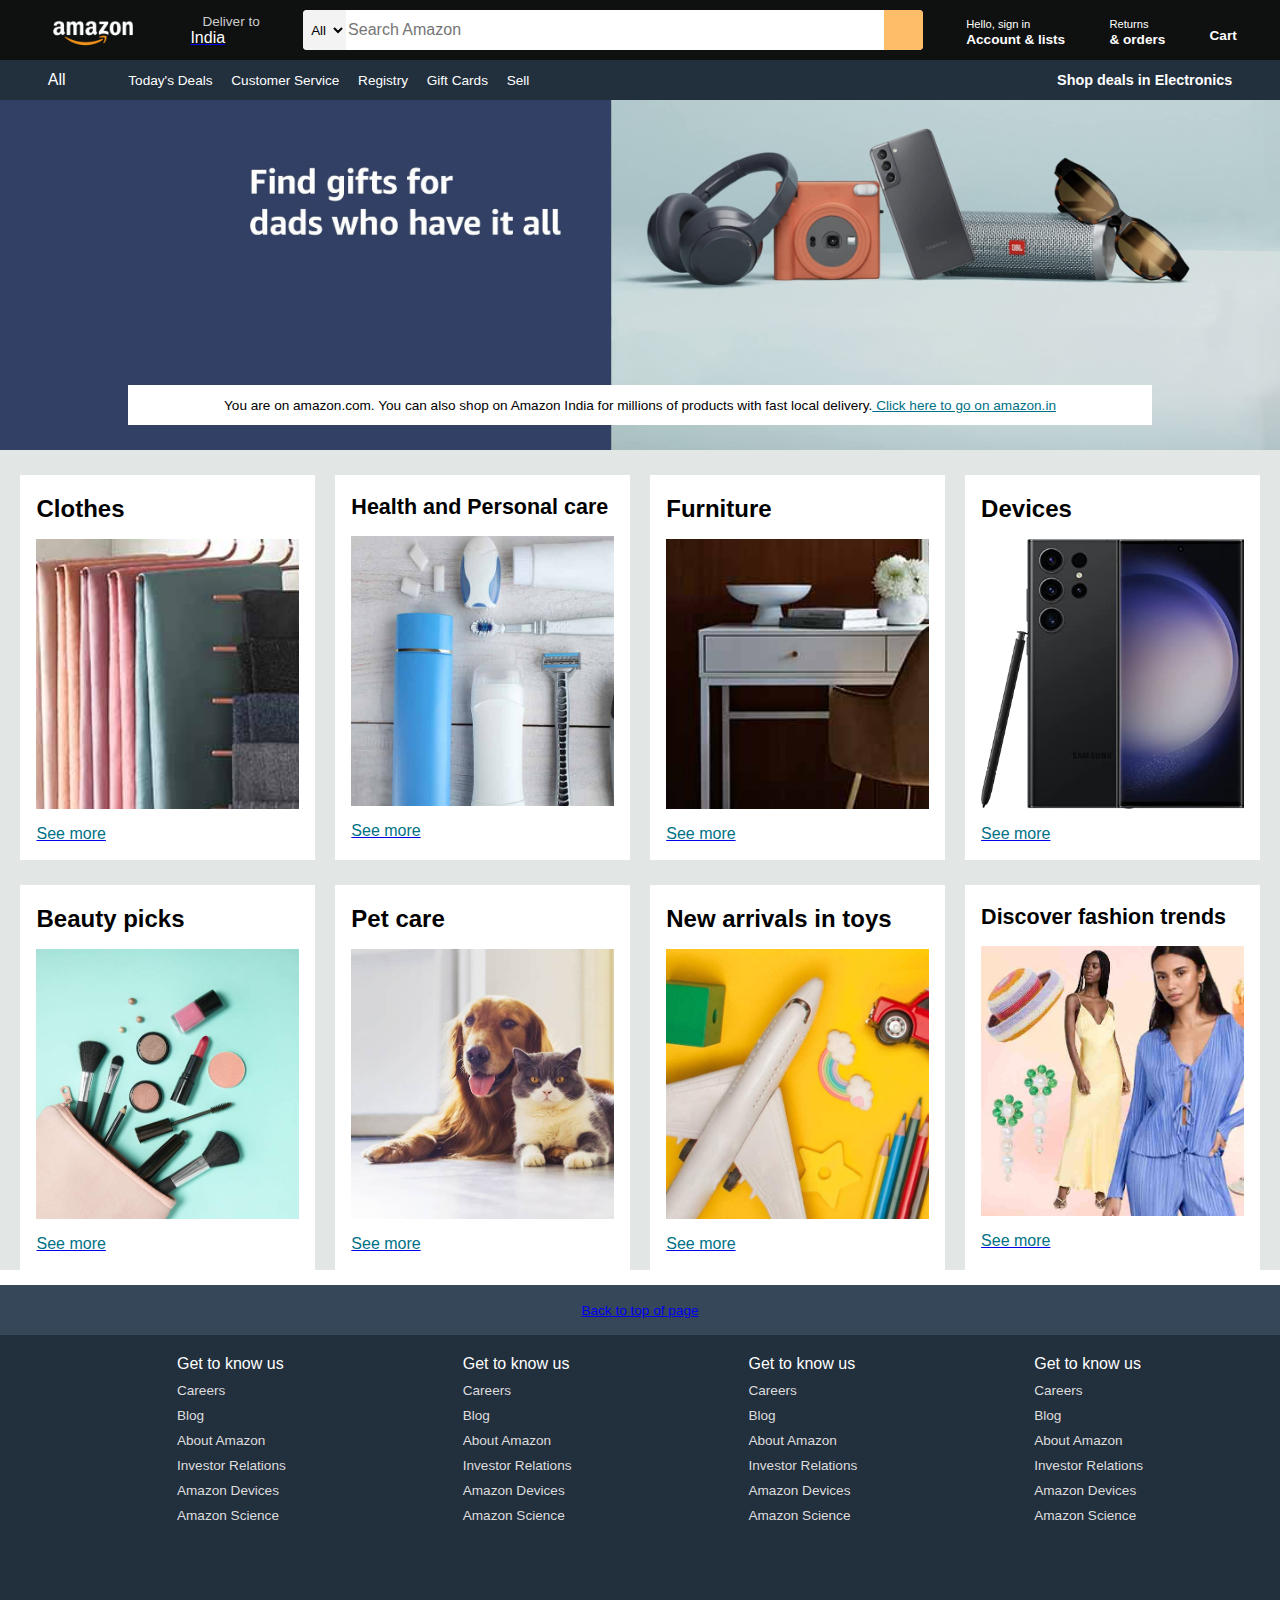
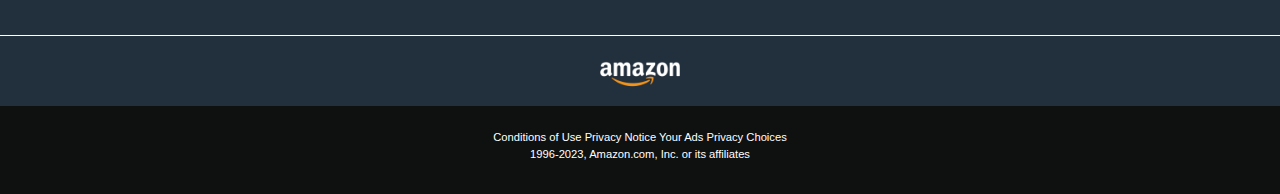
<file: Project/index.html>
<!DOCTYPE html>
<html lang="en" style="scroll-behavior: smooth;">
<head>
    <meta charset="UTF-8">
    <meta name="viewport" content="width=
    , initial-scale=1.0">
    <title>Amazon</title>
    <link rel="stylesheet" href="https://cdnjs.cloudflare.com/ajax/libs/font-awesome/6.4.2/css/all.min.css" integrity="sha512-z3gLpd7yknf1YoNbCzqRKc4qyor8gaKU1qmn+CShxbuBusANI9QpRohGBreCFkKxLhei6S9CQXFEbbKuqLg0DA==" crossorigin="anonymous" referrerpolicy="no-referrer"/>
    <link rel="stylesheet" href="style.css">
</head>
<body>
    <header>
        <div class= "navbar">
            <div class="nav-logo border">
                <div class="logo"></div>
            </div>

            <div class="nav-address border">
                <p class="add-first">Deliver to</p>
                <div class="add-icon">
                    <i class="fa-solid fa-location-dot"></i>
                    <a href="../amazon.html"><p class="add-second">India</p></a>
                </div>
            </div>
            <div class="nav-search">
                <select class="search-select">
                    <option>All</option>
                </select>
                <input placeholder="Search Amazon" class="search-input">
                <div class="search-icon">
                    <i class="fa-solid fa-magnifying-glass"></i>

                </div>

            </div>

            <div class="nav-singin border">
                <p><span>Hello, sign in</span></p>
                <p class="nav-second">Account & lists</p>
            </div>

            <div class="nav-return border">
                <p><span>Returns</span></p>
                <p class="nav-second">& orders</p>
            </div>

            <div class="nav-cart border">
                <i class="fa-solid fa-cart-shopping"></i>
                Cart
            </div>
          </div>
            

            <div class="panel">
                <div class="panel-all">
                    <i class="fa-solid fa-bars"></i>
                    All
                </div>
                <div class="panel-ops">
                    <p>Today's Deals</p>
                    <p>Customer Service</p>
                    <p>Registry</p>
                    <p>Gift Cards</p>
                    <p>Sell</p>
                </div>
                <div class="panel-deals">
                    Shop deals in Electronics
                </div>
            </div>
    </header>

    <div class="hero-section">
        <div class="hero-message">
            <P>You are on amazon.com. You can also shop on Amazon India for millions of products with fast local delivery.<a href="https://www.amazon.in/"> Click here to go on amazon.in </a></P>
           
        </div>
    </div>

    <div class="shop-section">
        <div class="box1 box">
            <div class="box-content">
                <h2>Clothes</h2>
                <div class="box-img" style="background-image: url('box1_image.jpg');"></div>
                <a href="https://www.amazon.in/s?k=clothes&crid=218J118XXRHS2&sprefix=c%2Caps%2C1313&ref=nb_sb_noss_2"><p>See more</p></a>
            </div>
        </div>
        <div class="box2 box">
            <div class="box-content">
                <h2 class="new-font">Health and Personal care</h2>
                <div class="box-img" style="background-image: url('box2_image.jpg');"></div>
                <a href="https://www.amazon.in/s?k=health+and+personal+care&crid=1HM1LKSGC91DN&sprefix=health+and+personal+%2Caps%2C1053&ref=nb_sb_noss_2"><p>See more</p></a>
            </div>
        </div>
        <div class="box3 box">
            <div class="box-content">
                <h2>Furniture</h2>
                <div class="box-img" style="background-image: url('box3_image.jpg');"></div>
                <a href="https://www.amazon.in/s?k=furniture&crid=14WGZOPV05DMW&sprefix=fur%2Caps%2C1013&ref=nb_sb_ss_ts-doa-p_2_3"><p>See more</p></a>
            </div>
        </div>
        <div class="box4 box">
            <div class="box-content">
                <h2>Devices</h2>
                <div class="box-img" style="background-image: url('box4_image.jpg');"></div>
                <a href="https://www.amazon.in/s?k=devices&crid=13JPRERMJD1XX&sprefix=furniture%2Caps%2C1932&ref=nb_sb_noss_1"><p>See more</p></a>
            </div>
        </div>
        <div class="box1 box">
            <div class="box-content">
                <h2>Beauty picks</h2>
                <div class="box-img" style="background-image: url('box5_image.jpg');"></div>
                <a href="https://www.amazon.in/s?k=beauty+picks&crid=EKEINZ6Z504A&sprefix=beau%2Caps%2C1589&ref=nb_sb_noss_2"><p>See more</p></a>
            </div>
        </div>
        <div class="box2 box">
            <div class="box-content">
                <h2>Pet care</h2>
                <div class="box-img" style="background-image: url('box6_image.jpg');"></div>
                <a href="https://www.amazon.in/s?k=pet+care&crid=157ENYLTPJ1M1&sprefix=pet%2Caps%2C1451&ref=nb_sb_noss_1"><p>See more</p></a>
            </div>
        </div>
        <div class="box3 box">
            <div class="box-content">
                <h2>New arrivals in toys</h2>
                <div class="box-img" style="background-image: url('box7_image.jpg');"></div>
                <a href="https://www.amazon.in/s?k=toys&ref=nb_sb_noss"><p>See more</p></a>
            </div>
        </div>
        <div class="box4 box">
            <div class="box-content">
                <h2 class="font2">Discover fashion trends</h2>
                <div class="box-img" style="background-image: url('box8_image.jpg');"></div>
                <a href="https://www.amazon.in/s?k=fashion&crid=24IPDT8M7LEPT&sprefix=fash%2Caps%2C1568&ref=nb_sb_ss_ts-doa-p_1_4"><p>See more</p></a>
            </div>
        </div>
    </div>

    <footer>
        <div class="foot-panel">
            <a href="#top">Back to top of page</a>
        </div>

        <div class="foot-panel2">
            <ul>
                <p>Get to know us</p>
                <a>Careers</a>
                <a>Blog</a>
                <a>About Amazon</a>
                <a>Investor Relations</a>
                <a>Amazon Devices</a>
                <a>Amazon Science</a>
            </ul>

            <ul>
                <p>Get to know us</p>
                <a>Careers</a>
                <a>Blog</a>
                <a>About Amazon</a>
                <a>Investor Relations</a>
                <a>Amazon Devices</a>
                <a>Amazon Science</a>
            </ul>

            <ul>
                <p>Get to know us</p>
                <a>Careers</a>
                <a>Blog</a>
                <a>About Amazon</a>
                <a>Investor Relations</a>
                <a>Amazon Devices</a>
                <a>Amazon Science</a>
            </ul>

            <ul>
                <p>Get to know us</p>
                <a>Careers</a>
                <a>Blog</a>
                <a>About Amazon</a>
                <a>Investor Relations</a>
                <a>Amazon Devices</a>
                <a>Amazon Science</a>
            </ul>
        </div>

        <div class="foot-panel3">
            <div class="logo"> </div>
        </div>

        <div class="foot-panel4">
            <div class="pages">
                <a>Conditions of Use</a>
                <a>Privacy Notice</a>
                <a>Your Ads Privacy Choices</a>
            </div>
            <div class="copyright">
                1996-2023, Amazon.com, Inc. or its affiliates
            </div>
        </div>

    </footer>
    
</body>
</html>
</file>
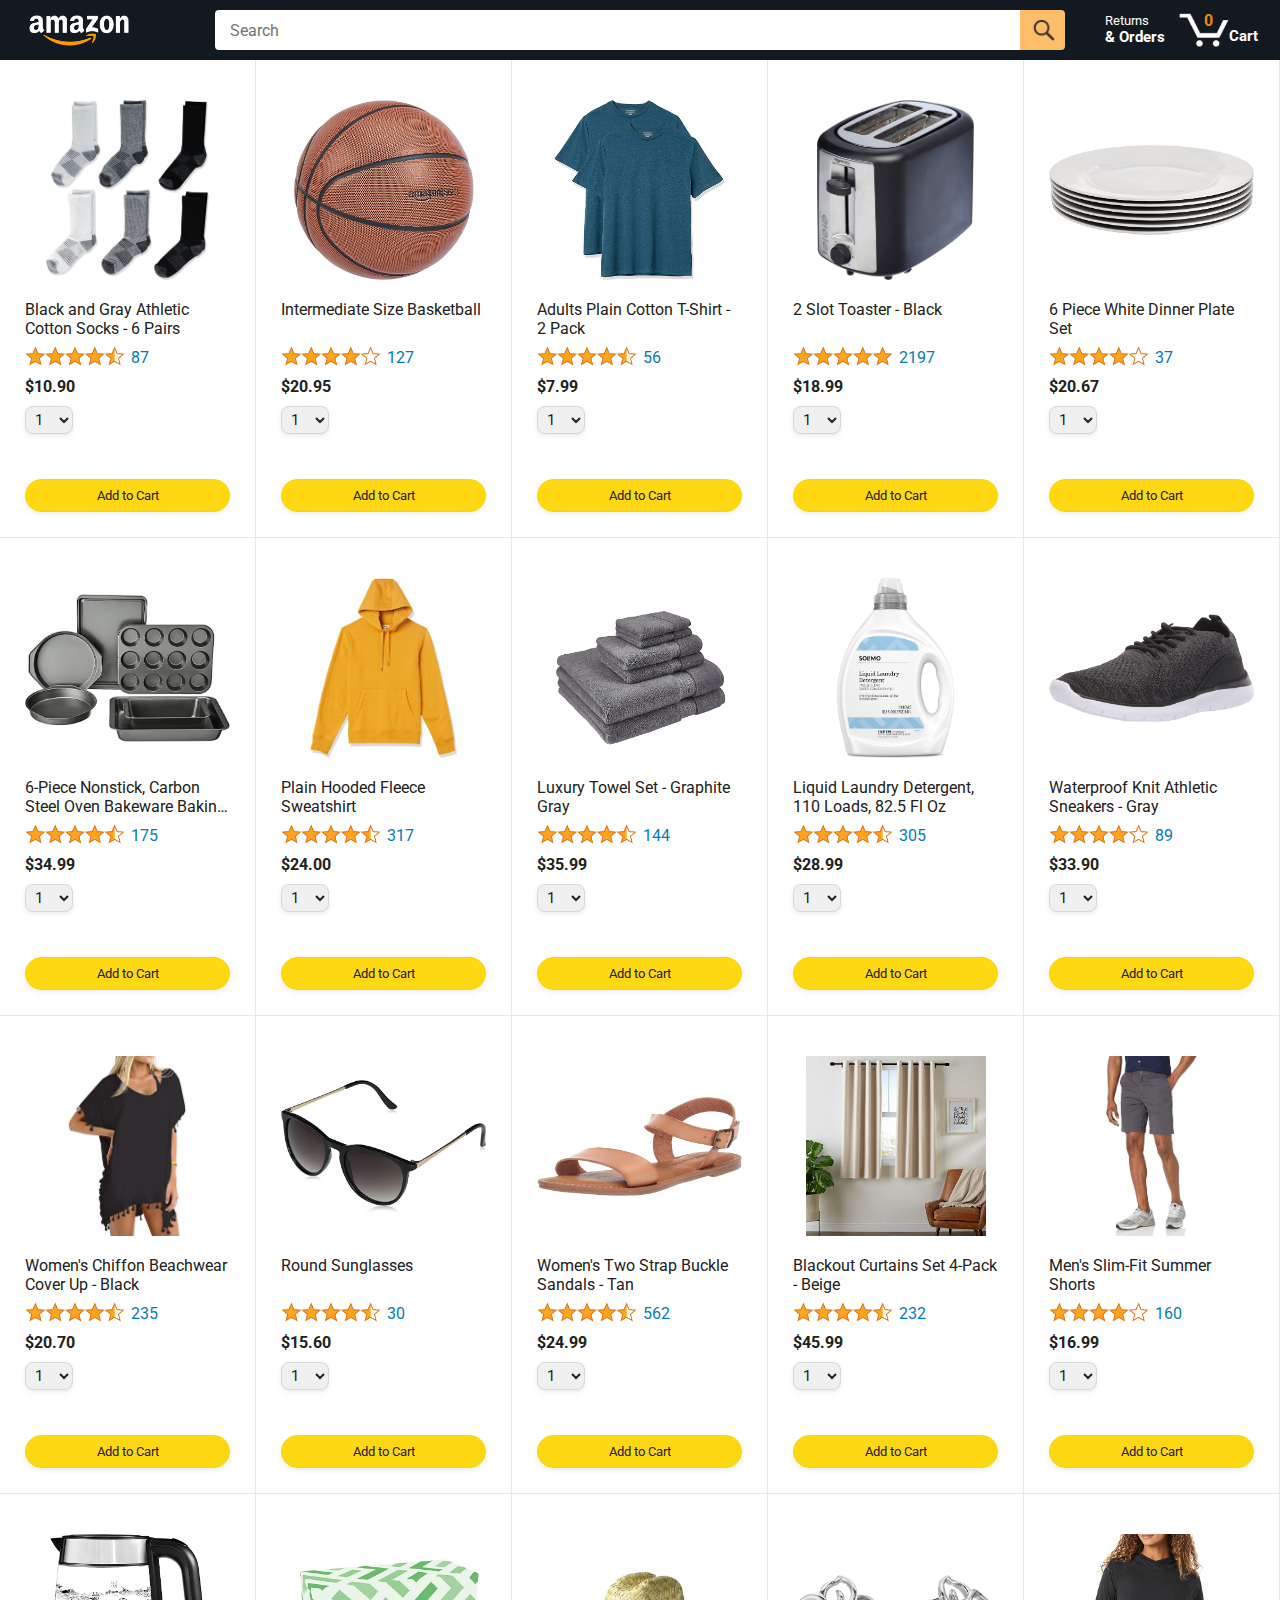
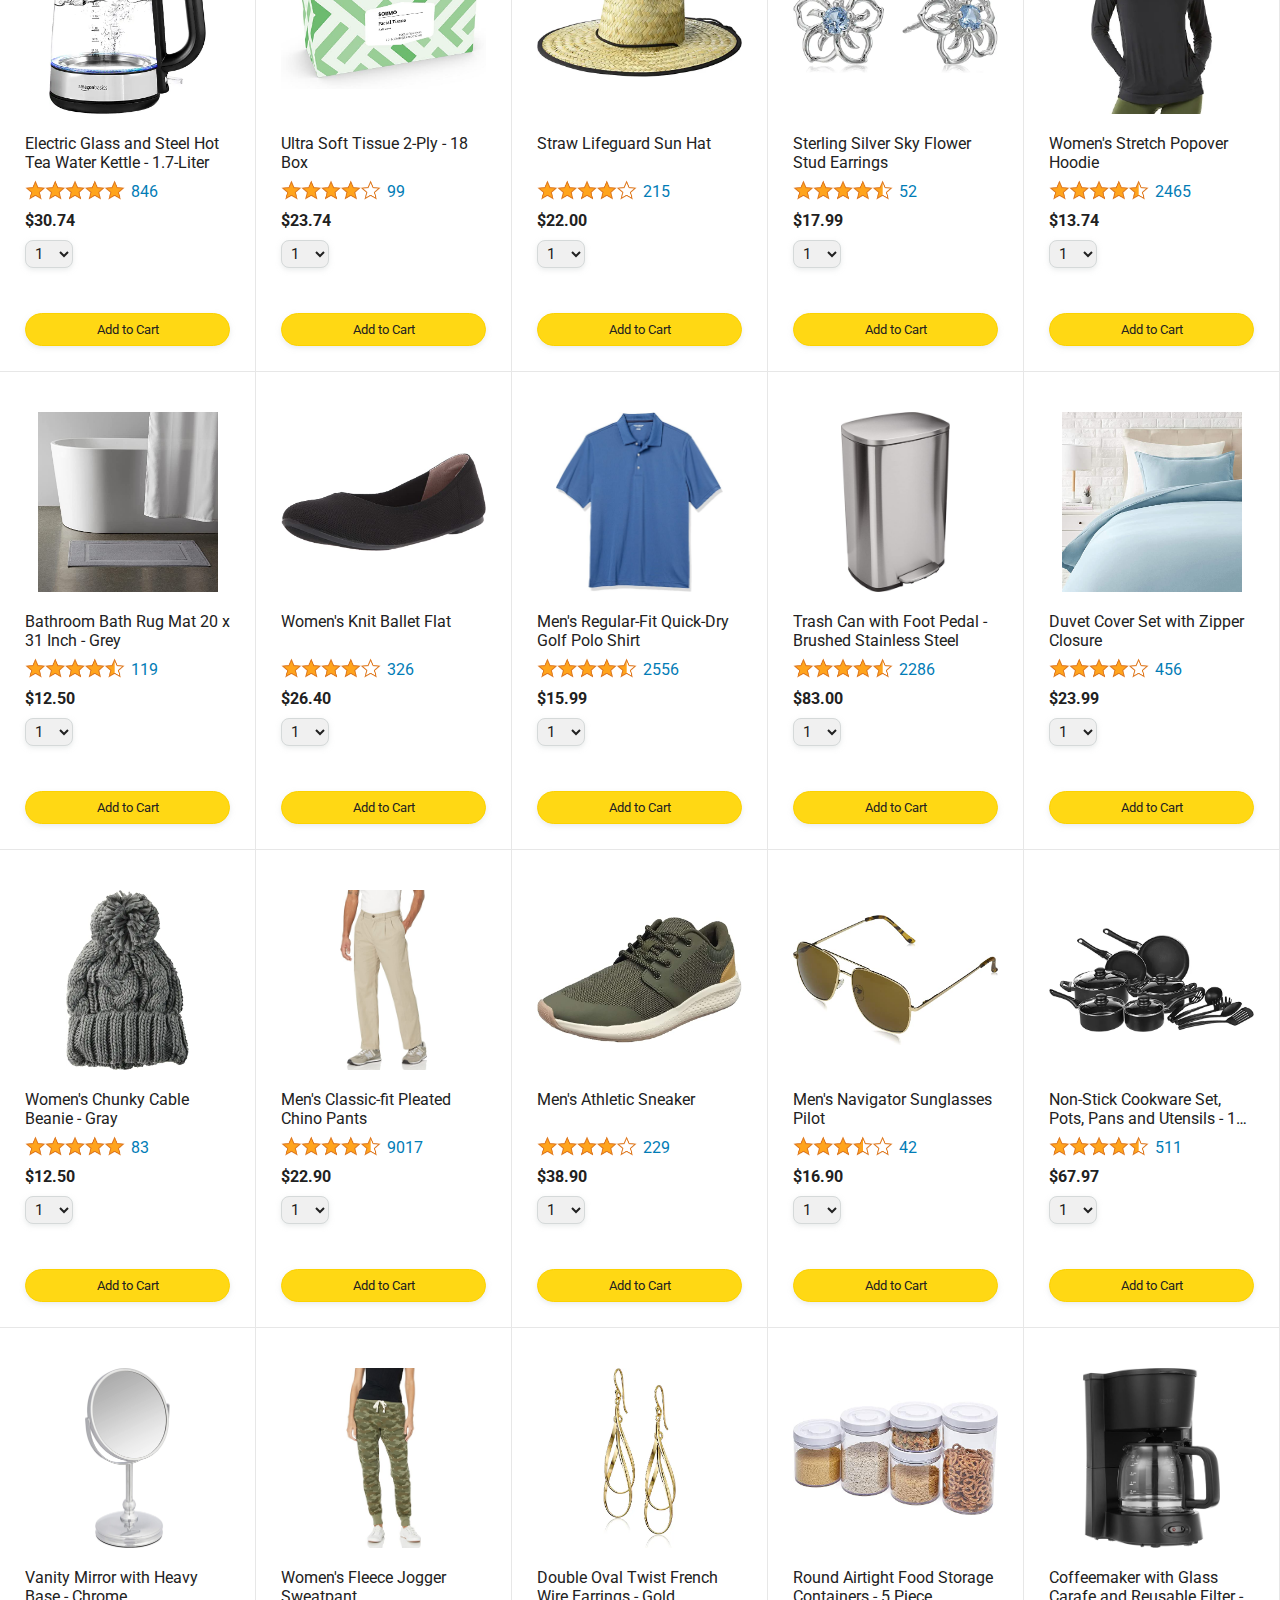
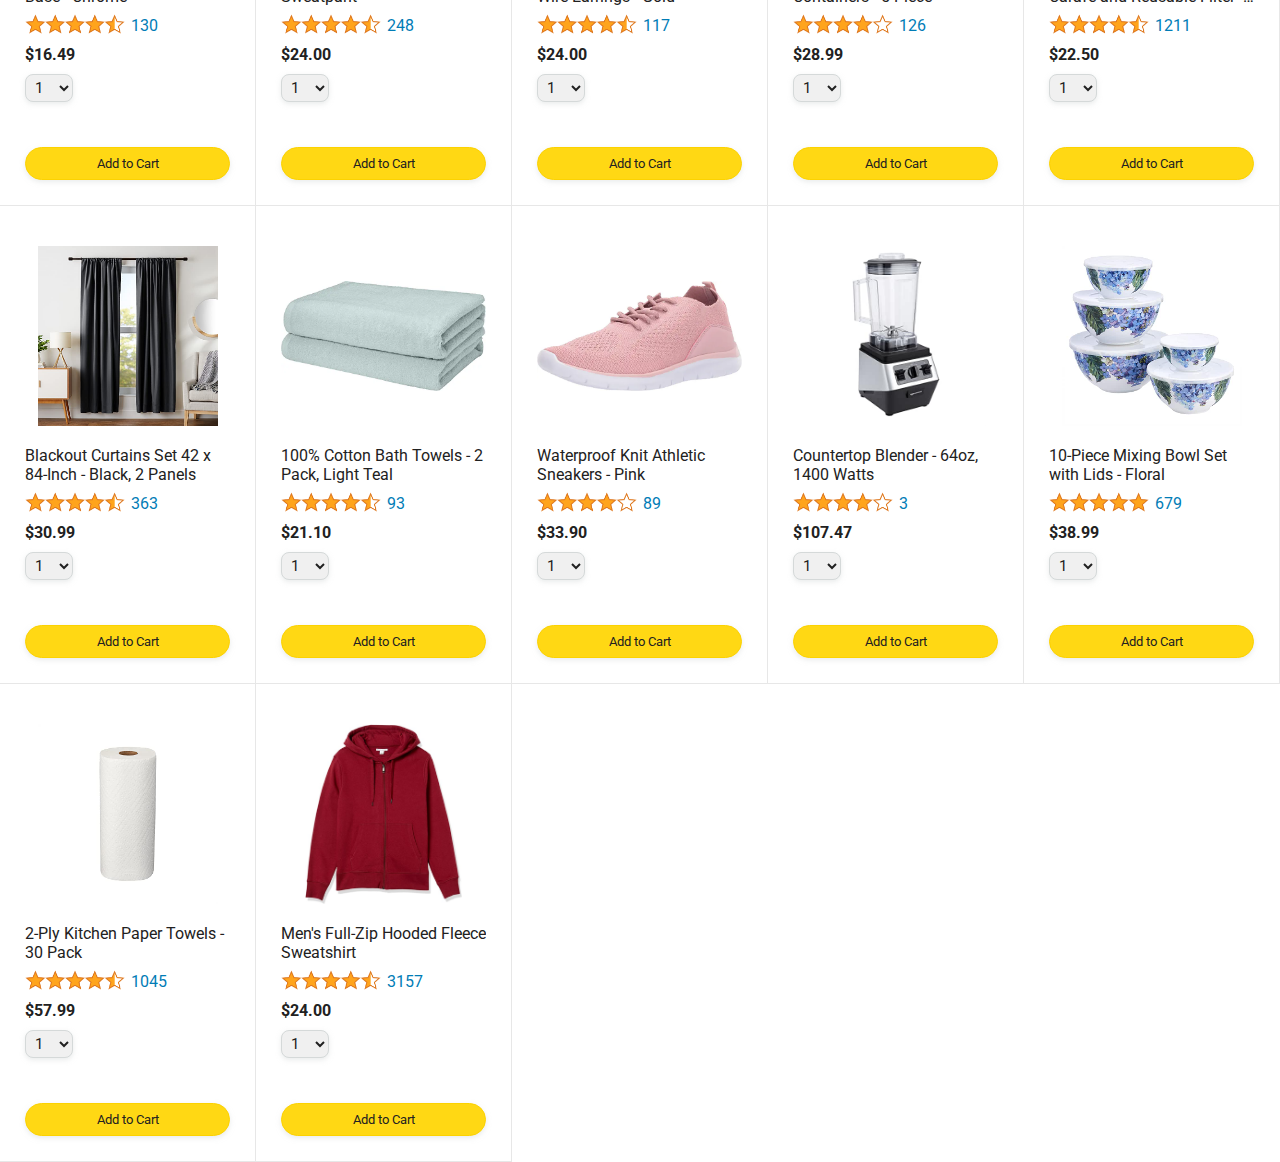
<file: amazon.html>
<!DOCTYPE html>
<html>
  <head>
    <title>Amazon Project</title>

    <!-- This code is needed for responsive design to work.
      (Responsive design = make the website look good on
      smaller screen sizes like a phone or a tablet). -->
    <meta name="viewport" content="width=device-width, initial-scale=1">

    <!-- Load a font called Roboto from Google Fonts. -->
    <link rel="preconnect" href="https://fonts.googleapis.com">
    <link rel="preconnect" href="https://fonts.gstatic.com" crossorigin>
    <link href="https://fonts.googleapis.com/css2?family=Roboto:wght@400;500;700&display=swap" rel="stylesheet">

    <!-- Here are the CSS files for this page. -->
    <link rel="stylesheet" href="styles/shared/general.css">
    <link rel="stylesheet" href="styles/shared/amazon-header.css">
    <link rel="stylesheet" href="styles/pages/amazon.css">
  </head>
  <body>
    <div class="amazon-header">
      <div class="amazon-header-left-section">
        <a href="amazon.html" class="header-link">
          <a href="Project/index.html"><img class="amazon-logo"
            src="images/amazon-logo-white.png"></a>
          <img class="amazon-mobile-logo"
            src="images/amazon-mobile-logo-white.png">
        </a>
      </div>

      <div class="amazon-header-middle-section">
        <input class="search-bar" type="text" placeholder="Search">

        <button class="search-button">
          <img class="search-icon" src="images/icons/search-icon.png">
        </button>
      </div>

      <div class="amazon-header-right-section">
        <a class="orders-link header-link" href="orders.html">
          <span class="returns-text">Returns</span>
          <span class="orders-text">& Orders</span>
        </a>

        <a class="cart-link header-link" href="checkout.html">
          <img class="cart-icon" src="images/icons/cart-icon.png">
          <div class="cart-quantity js-cart-quantity">0</div>
          <div class="cart-text">Cart</div>
        </a>
      </div>
    </div>

    <div class="main">
      <div class="products-grid js-products-grid">
      </div>
    </div>

    <script type="module" src="./scripts/amazon.js"></script>
  </body>
</html>

<!--when we use a script tag it will run all the code of the file thus create a variable and cause naming conflict
    where as if we dont load the script file then no variable will be created as doesnt load script and wont cause conflict-->

<!--now if we run the code the cart.js doesnt work as it is not loaded therefore we have to learn how to get the variable out of the module
    and that is done by MODULE attribute(let us get variable out of a file) then export and import-->
</file>
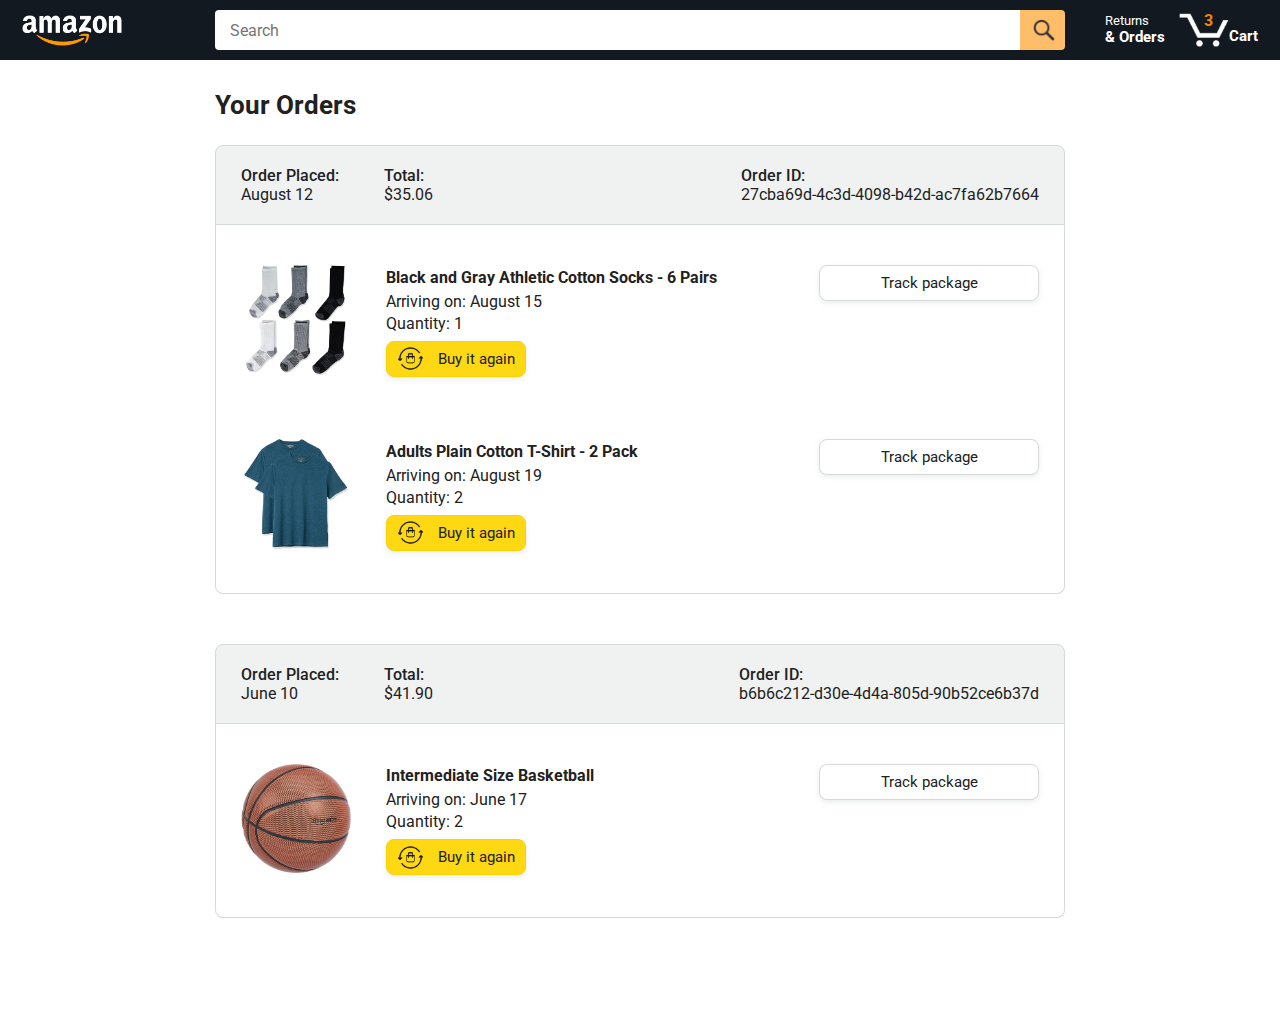
<file: orders.html>
<!DOCTYPE html>
<html>
  <head>
    <title>Orders</title>

    <!-- This code is needed for responsive design to work.
      (Responsive design = make the website look good on
      smaller screen sizes like a phone or a tablet). -->
    <meta name="viewport" content="width=device-width, initial-scale=1">

    <!-- Load a font called Roboto from Google Fonts. -->
    <link rel="preconnect" href="https://fonts.googleapis.com">
    <link rel="preconnect" href="https://fonts.gstatic.com" crossorigin>
    <link href="https://fonts.googleapis.com/css2?family=Roboto:wght@400;500;700&display=swap" rel="stylesheet">

    <!-- Here are the CSS files for this page. -->
    <link rel="stylesheet" href="styles/shared/general.css">
    <link rel="stylesheet" href="styles/shared/amazon-header.css">
    <link rel="stylesheet" href="styles/pages/orders.css">
  </head>
  <body>
    <div class="amazon-header">
      <div class="amazon-header-left-section">
        <a href="amazon.html" class="header-link">
          <img class="amazon-logo"
            src="images/amazon-logo-white.png">
          <img class="amazon-mobile-logo"
            src="images/amazon-mobile-logo-white.png">
        </a>
      </div>

      <div class="amazon-header-middle-section">
        <input class="search-bar" type="text" placeholder="Search">

        <button class="search-button">
          <img class="search-icon" src="images/icons/search-icon.png">
        </button>
      </div>

      <div class="amazon-header-right-section">
        <a class="orders-link header-link" href="orders.html">
          <span class="returns-text">Returns</span>
          <span class="orders-text">& Orders</span>
        </a>

        <a class="cart-link header-link" href="checkout.html">
          <img class="cart-icon" src="images/icons/cart-icon.png">
          <div class="cart-quantity">3</div>
          <div class="cart-text">Cart</div>
        </a>
      </div>
    </div>

    <div class="main">
      <div class="page-title">Your Orders</div>

      <div class="orders-grid">
        <div class="order-container">
          
          <div class="order-header">
            <div class="order-header-left-section">
              <div class="order-date">
                <div class="order-header-label">Order Placed:</div>
                <div>August 12</div>
              </div>
              <div class="order-total">
                <div class="order-header-label">Total:</div>
                <div>$35.06</div>
              </div>
            </div>

            <div class="order-header-right-section">
              <div class="order-header-label">Order ID:</div>
              <div>27cba69d-4c3d-4098-b42d-ac7fa62b7664</div>
            </div>
          </div>

          <div class="order-details-grid">
            <div class="product-image-container">
              <img src="images/products/athletic-cotton-socks-6-pairs.jpg">
            </div>

            <div class="product-details">
              <div class="product-name">
                Black and Gray Athletic Cotton Socks - 6 Pairs
              </div>
              <div class="product-delivery-date">
                Arriving on: August 15
              </div>
              <div class="product-quantity">
                Quantity: 1
              </div>
              <button class="buy-again-button button-primary">
                <img class="buy-again-icon" src="images/icons/buy-again.png">
                <span class="buy-again-message">Buy it again</span>
              </button>
            </div>

            <div class="product-actions">
              <a href="tracking.html">
                <button class="track-package-button button-secondary">
                  Track package
                </button>
              </a>
            </div>

            <div class="product-image-container">
              <img src="images/products/adults-plain-cotton-tshirt-2-pack-teal.jpg">
            </div>

            <div class="product-details">
              <div class="product-name">
                Adults Plain Cotton T-Shirt - 2 Pack
              </div>
              <div class="product-delivery-date">
                Arriving on: August 19
              </div>
              <div class="product-quantity">
                Quantity: 2
              </div>
              <button class="buy-again-button button-primary">
                <img class="buy-again-icon" src="images/icons/buy-again.png">
                <span class="buy-again-message">Buy it again</span>
              </button>
            </div>

            <div class="product-actions">
              <a href="tracking.html">
                <button class="track-package-button button-secondary">
                  Track package
                </button>
              </a>
            </div>
          </div>
        </div>

        <div class="order-container">

          <div class="order-header">
            <div class="order-header-left-section">
              <div class="order-date">
                <div class="order-header-label">Order Placed:</div>
                <div>June 10</div>
              </div>
              <div class="order-total">
                <div class="order-header-label">Total:</div>
                <div>$41.90</div>
              </div>
            </div>

            <div class="order-header-right-section">
              <div class="order-header-label">Order ID:</div>
              <div>b6b6c212-d30e-4d4a-805d-90b52ce6b37d</div>
            </div>
          </div>

          <div class="order-details-grid">
            <div class="product-image-container">
              <img src="images/products/intermediate-composite-basketball.jpg">
            </div>

            <div class="product-details">
              <div class="product-name">
                Intermediate Size Basketball
              </div>
              <div class="product-delivery-date">
                Arriving on: June 17
              </div>
              <div class="product-quantity">
                Quantity: 2
              </div>
              <button class="buy-again-button button-primary">
                <img class="buy-again-icon" src="images/icons/buy-again.png">
                <span class="buy-again-message">Buy it again</span>
              </button>
            </div>

            <div class="product-actions">
              <a href="tracking.html">
                <button class="track-package-button button-secondary">
                  Track package
                </button>
              </a>
            </div>
          </div>
        </div>
      </div>
    </div>
  </body>
</html>
</file>
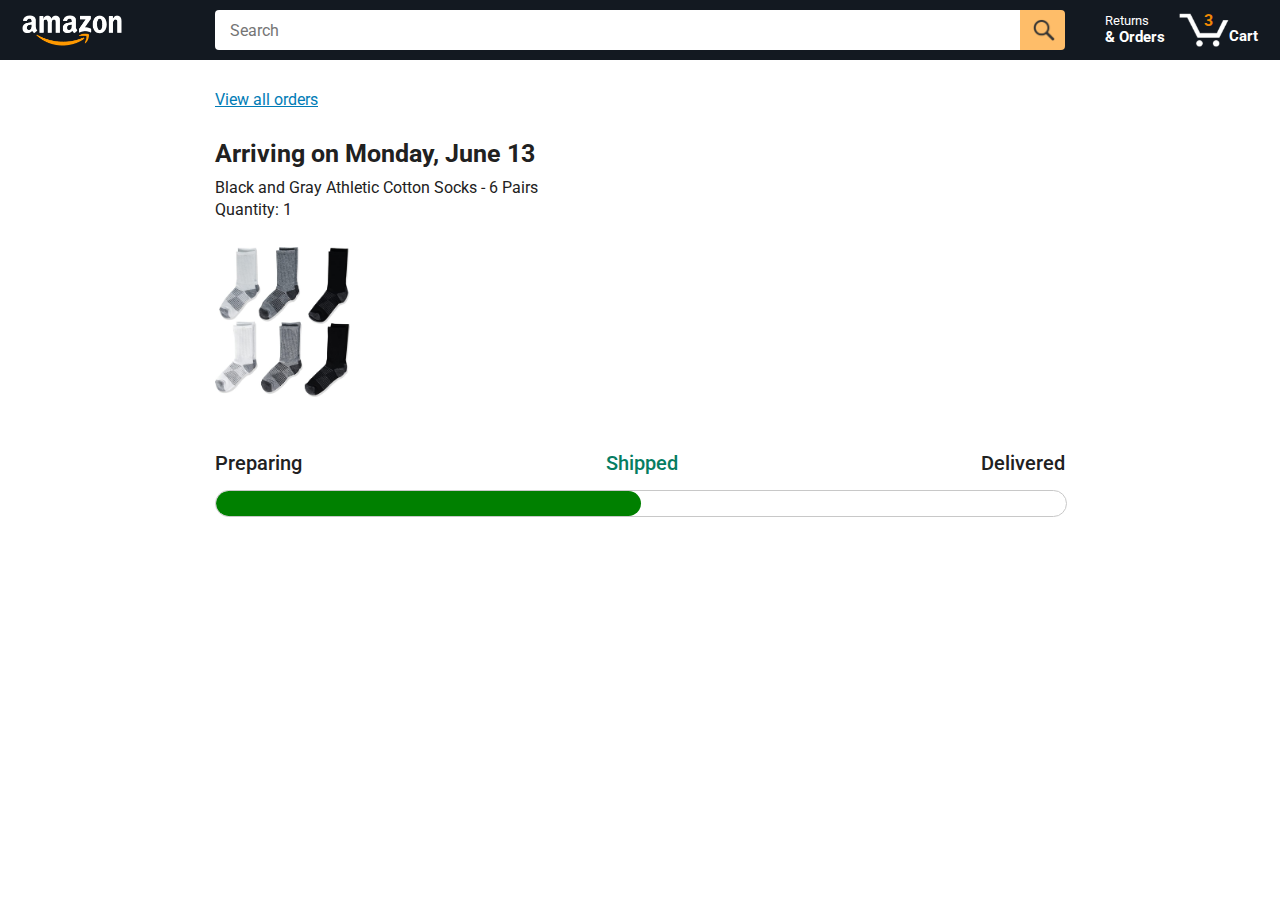
<file: tracking.html>
<!DOCTYPE html>
<html>
  <head>
    <title>Tracking</title>

    <!-- This code is needed for responsive design to work.
      (Responsive design = make the website look good on
      smaller screen sizes like a phone or a tablet). -->
    <meta name="viewport" content="width=device-width, initial-scale=1">

    <!-- Load a font called Roboto from Google Fonts. -->
    <link rel="preconnect" href="https://fonts.googleapis.com">
    <link rel="preconnect" href="https://fonts.gstatic.com" crossorigin>
    <link href="https://fonts.googleapis.com/css2?family=Roboto:wght@400;500;700&display=swap" rel="stylesheet">

    <!-- Here are the CSS files for this page. -->
    <link rel="stylesheet" href="styles/shared/general.css">
    <link rel="stylesheet" href="styles/shared/amazon-header.css">
    <link rel="stylesheet" href="styles/pages/tracking.css">
  </head>
  <body>
    <div class="amazon-header">
      <div class="amazon-header-left-section">
        <a href="amazon.html" class="header-link">
          <img class="amazon-logo"
            src="images/amazon-logo-white.png">
          <img class="amazon-mobile-logo"
            src="images/amazon-mobile-logo-white.png">
        </a>
      </div>

      <div class="amazon-header-middle-section">
        <input class="search-bar" type="text" placeholder="Search">

        <button class="search-button">
          <img class="search-icon" src="images/icons/search-icon.png">
        </button>
      </div>

      <div class="amazon-header-right-section">
        <a class="orders-link header-link" href="orders.html">
          <span class="returns-text">Returns</span>
          <span class="orders-text">& Orders</span>
        </a>

        <a class="cart-link header-link" href="checkout.html">
          <img class="cart-icon" src="images/icons/cart-icon.png">
          <div class="cart-quantity">3</div>
          <div class="cart-text">Cart</div>
        </a>
      </div>
    </div>

    <div class="main">
      <div class="order-tracking">
        <a class="back-to-orders-link link-primary" href="orders.html">
          View all orders
        </a>

        <div class="delivery-date">
          Arriving on Monday, June 13
        </div>

        <div class="product-info">
          Black and Gray Athletic Cotton Socks - 6 Pairs
        </div>

        <div class="product-info">
          Quantity: 1
        </div>

        <img class="product-image" src="images/products/athletic-cotton-socks-6-pairs.jpg">

        <div class="progress-labels-container">
          <div class="progress-label">
            Preparing
          </div>
          <div class="progress-label current-status">
            Shipped
          </div>
          <div class="progress-label">
            Delivered
          </div>
        </div>

        <div class="progress-bar-container">
          <div class="progress-bar"></div>
        </div>
      </div>
    </div>
  </body>
</html>
</file>
<file: Project/style.css>
*{
    margin: 0;
    font-family: Arial;
    border: border-box;
    /**background-color: #0f1111;**/
}

.navbar{
    height: 60px;
    background-color: #0f1111;
    color: white;
    display: flex;
    align-items: center;
    justify-content: space-evenly ;
    
}

.nav-logo{
    height: 50px;
    width: 100px;
}
.logo{
    background-image: url("amazon_logo.png");
    height: 50px;
    width: 100%;
    background-size: cover;
}

.border{
    border: 1.5px solid transparent;
}

.border:hover{
    border: 1.5px solid white;
}

.add-first{
    color: #cccccc;
    font-size: 0.85rem;
    margin-left: 15px;
}

.add-second{
    color: white;
    font-size: 1rem;
    margin-left: 3px;
}

.add-icon{
    display: flex;
    align-items: center;
}

.nav-search{
    display: flex;
    justify-content: space-evenly;
    background-color: pink;
    width: 620px;
    height: 40px;
    border-radius: 4px;
}

.search-select{
    background-color: #f3f3f3;
    width: 50px;
    text-align: center;
    border-top-left-radius: 4px;
    border-bottom-left-radius: 4px;
    border: none;

}

.nav-search:hover{
    border: 2px solid orange;
}

.search-input{
    width: 100%;
    border: none;
    font-size: 1rem;
}

.search-icon{
    width: 45px;
    display: flex;
    justify-content: center;
    align-items: center;
    font-size: 1.2rem;
    background-color: #febd68;
    border-top-right-radius: 4px;
    border-bottom-right-radius: 4px;
    color: #0f1111;

}

span{
    font-size: 0.7rem;
}

.nav-second{
    font-size: 0.85rem;
    font-weight: 700;
}

.nav-cart i {
    font-size: 30px;
    
}

.nav-cart{
    font-size: 0.85rem;
    font-weight: 700;
}

.panel{
    height: 40px;
    background-color: #222f3d;
    display: flex;
    color: white;
    align-items: center;
    justify-content: space-evenly;
}

.panel-ops p{
    display: inline;
    margin-left: 15px;

}

.panel-ops{
    width: 70%;
    font-size: 0.85rem;
}

.panel-deals{
    font-size: 0.90rem;
    font-weight: 700;
}

.hero-section{
    background-image: url(hero_image.jpg);
    height: 350px;
    background-size: cover;
    display: flex;
    justify-content: center;
    align-items: flex-end;
}

.hero-message{
    background-color: white;
    color: black;
    height: 40px;
    display: flex;
    align-items: center;
    justify-content: center;
    font-size: 0.85rem;
    width: 80%;
    margin-bottom: 25px;
}

.hero-message a{
    color: #007185;
}

.shop-section{
    display: flex;
    flex-wrap: wrap;
    justify-content: space-evenly;
    background-color: #e2e7e6;
}

.box{
    height: 350px;
    width: 23%;
    background-color: white;
    margin-top: 25px;
    padding: 20px 0px 15px;

}


.box-img{
    height: 270px;
    background-size: cover;
    margin-top: 1rem;
    margin-bottom: 1rem;
}

.box-content{
    margin-left: 1rem;
    margin-right: 1rem;
}

.box-content p{
    color: #007185;
}

.new-font{
    font-size:21.5px;
}

.font2{
    font-size:21.5px;
}

footer{
    margin-top: 15px;
}

.foot-panel{
    background-color: #37475a;
    color: white;
    height: 50px;
    display: flex;
    justify-content: center;
    align-items: center;
    font-size: 0.85rem;
}

.foot-panel2{
    background-color: #222f3d;
    color: white;
    height: 300px;
    display: flex;
    justify-content: space-evenly;
}

ul {
    margin-top: 20px;
}

ul a{
    display: block;
    font-size: 0.85rem;
    margin-top: 10px;
    color: #dddddd;
}

.foot-panel3{
    background-color: #222f3d;
    color: white;
    border-top: 0.5px solid white;
    height: 70px;
    display: flex;
    justify-content: center;
    align-items: center;
}

.logo{
    background-image: url("amazon_logo.png");
    height: 50px;
    width: 100px;
    background-size: cover;
}

.foot-panel4{
    background-color: #0f1111;
    color: white;
    height: 88px;
}

.pages{
    font-size: 0.7rem;
    text-align: center;
    padding-top: 25px;
}

.copyright{
    padding-top: 5px;
    font-size: 0.7rem;
    text-align: center;
}
</file>
<file: styles/shared/general.css>
body {
  font-family: Roboto, Arial;
  color: rgb(33, 33, 33);
  /* The <body> element has a default margin of 8px
     on all sides. This removes the default margins. */
  margin: 0;
}

/* <p> elements have a default margin on the top
   and bottom. This removes the default margins. */
p {
  margin: 0;
}

button {
  cursor: pointer;
}

select {
  cursor: pointer;
}

input, select, button {
  font-family: Roboto, Arial;
}

.button-primary {
  color: rgb(33, 33, 33);
  background-color: rgb(255, 216, 20);
  border: 1px solid rgb(252, 210, 0);
  border-radius: 8px;
  cursor: pointer;
  box-shadow: 0 2px 5px rgba(213, 217, 217, 0.5);
}

.button-primary:hover {
  background-color: rgb(247, 202, 0);
  border: 1px solid rgb(242, 194, 0);
}

.button-primary:active {
  background: rgb(255, 216, 20);
  border-color: rgb(252, 210, 0);
  box-shadow: none;
}

.button-secondary {
  color: rgb(33, 33, 33);
  background: white;
  border: 1px solid rgb(213, 217, 217);
  border-radius: 8px;
  cursor: pointer;
  box-shadow: 0 2px 5px rgba(213, 217, 217, 0.5);
}

.button-secondary:hover {
  background-color: rgb(247, 250, 250);
}

.button-secondary:active {
  background-color: rgb(237, 253, 255);
  box-shadow: none;
}

/* These styles will limit text to 2 lines. Anything
   beyond 2 lines will be replaced with "..."
   You can find this code by using an A.I. tool or by
   searching in Google.
   https://css-tricks.com/almanac/properties/l/line-clamp/ */
.limit-text-to-2-lines {
  display: -webkit-box;
  -webkit-line-clamp: 2;
  -webkit-box-orient: vertical;
  overflow: hidden;
}

.link-primary {
  color: rgb(1, 124, 182);
  cursor: pointer;
}

.link-primary:hover {
  color: rgb(196, 80, 0);
}

/* Styles for dropdown selectors. */
select {
  color: rgb(33, 33, 33);
  background-color: rgb(240, 240, 240);
  border: 1px solid rgb(213, 217, 217);
  border-radius: 8px;
  padding: 3px 5px;
  font-size: 15px;
  cursor: pointer;
  box-shadow: 0 2px 5px rgba(213, 217, 217, 0.5);
}

select:focus,
input:focus {
  outline: 2px solid rgb(255, 153, 0);
}
</file>
<file: styles/shared/amazon-header.css>
.amazon-header {
  background-color: rgb(19, 25, 33);
  color: white;
  padding-left: 15px;
  padding-right: 15px;

  display: flex;
  align-items: center;
  justify-content: space-between;

  position: fixed;
  top: 0;
  left: 0;
  right: 0;
  height: 60px;
}

.amazon-header-left-section {
  width: 180px;
}

@media (max-width: 800px) {
  .amazon-header-left-section {
    width: unset;
  }
}

.header-link {
  display: inline-block;
  padding: 6px;
  border-radius: 2px;
  cursor: pointer;
  text-decoration: none;
  border: 1px solid rgba(0, 0, 0, 0);
}

.header-link:hover {
  border: 1px solid white;
}

.amazon-logo {
  width: 100px;
  margin-top: 5px;
}

.amazon-mobile-logo {
  display: none;
}

@media (max-width: 575px) {
  .amazon-logo {
    display: none;
  }

  .amazon-mobile-logo {
    display: block;
    height: 35px;
    margin-top: 5px;
  }
}

.amazon-header-middle-section {
  flex: 1;
  max-width: 850px;
  margin-left: 10px;
  margin-right: 10px;
  display: flex;
}

.search-bar {
  flex: 1;
  width: 0;
  font-size: 16px;
  height: 38px;
  padding-left: 15px;
  border: none;
  border-top-left-radius: 4px;
  border-bottom-left-radius: 4px;
  border-top-right-radius: 0;
  border-bottom-right-radius: 0;
}

.search-button {
  background-color: rgb(254, 189, 105);
  border: none;
  width: 45px;
  height: 40px;
  border-top-right-radius: 4px;
  border-bottom-right-radius: 4px;
  flex-shrink: 0;
}

.search-icon {
  height: 22px;
  margin-left: 2px;
  margin-top: 3px;
}

.amazon-header-right-section {
  width: 180px;
  flex-shrink: 0;
  display: flex;
  justify-content: end;
}

.orders-link {
  color: white;
}

.returns-text {
  display: block;
  font-size: 13px;
}

.orders-text {
  display: block;
  font-size: 15px;
  font-weight: 700;
}

.cart-link {
  color: white;
  display: flex;
  align-items: center;
  position: relative;
}

.cart-icon {
  width: 50px;
}

.cart-text {
  margin-top: 12px;
  font-size: 15px;
  font-weight: 700;
}

.cart-quantity {
  color: rgb(240, 136, 4);
  font-size: 16px;
  font-weight: 700;

  position: absolute;
  top: 4px;
  left: 22px;
  
  width: 26px;
  text-align: center;
}
</file>
<file: styles/pages/amazon.css>
.main {
  margin-top: 60px;
}

.products-grid {
  display: grid;

  /* - In CSS Grid, 1fr means a column will take up the
       remaining space in the grid.
     - If we write 1fr 1fr ... 1fr; 8 times, this will
       divide the grid into 8 columns, each taking up an
       equal amount of the space.
     - repeat(8, 1fr); is a shortcut for repeating "1fr"
       8 times (instead of typing out "1fr" 8 times).
       repeat(...) is a special property that works with
       display: grid; */
  grid-template-columns: repeat(8, 1fr);
}

/* @media is used to create responsive design (making the
   website look good on any screen size). This @media
   means when the screen width is 2000px or less, we
   will divide the grid into 7 columns instead of 8. */
@media (max-width: 2000px) {
  .products-grid {
    grid-template-columns: repeat(7, 1fr);
  }
}

/* This @media means when the screen width is 1600px or
   less, we will divide the grid into 6 columns. */
@media (max-width: 1600px) {
  .products-grid {
    grid-template-columns: repeat(6, 1fr);
  }
}

@media (max-width: 1300px) {
  .products-grid {
    grid-template-columns: repeat(5, 1fr);
  }
}

@media (max-width: 1000px) {
  .products-grid {
    grid-template-columns: repeat(4, 1fr);
  }
}

@media (max-width: 800px) {
  .products-grid {
    grid-template-columns: repeat(3, 1fr);
  }
}

@media (max-width: 575px) {
  .products-grid {
    grid-template-columns: repeat(2, 1fr);
  }
}

@media (max-width: 450px) {
  .products-grid {
    grid-template-columns: 1fr;
  }
}

.product-container {
  padding-top: 40px;
  padding-bottom: 25px;
  padding-left: 25px;
  padding-right: 25px;

  border-right: 1px solid rgb(231, 231, 231);
  border-bottom: 1px solid rgb(231, 231, 231);

  display: flex;
  flex-direction: column;
}

.product-image-container {
  display: flex;
  justify-content: center;
  align-items: center;

  height: 180px;
  margin-bottom: 20px;
}

.product-image {
  /* Images will overflow their container by default. To
    prevent this, we set max-width and max-height to 100%
    so they stay inside their container. */
  max-width: 100%;
  max-height: 100%;
}

.product-name {
  height: 40px;
  margin-bottom: 5px;
}

.product-rating-container {
  display: flex;
  align-items: center;
  margin-bottom: 10px;
}

.product-rating-stars {
  width: 100px;
  margin-right: 6px;
}

.product-rating-count {
  color: rgb(1, 124, 182);
  cursor: pointer;
  margin-top: 3px;
}

.product-price {
  font-weight: 700;
  margin-bottom: 10px;
}

.product-quantity-container {
  margin-bottom: 17px;
}

.product-spacer {
  flex: 1;
}

.added-to-cart {
  color: rgb(6, 125, 98);
  font-size: 16px;

  display: flex;
  align-items: center;
  margin-bottom: 8px;

  /* At first, the "Added to cart" message will
     be invisible. Use JavaScript to change the
     opacity and make it visible. */
  opacity: 0;
}

.added-to-cart img {
  height: 20px;
  margin-right: 5px;
}

.add-to-cart-button {
  width: 100%;
  padding: 8px;
  border-radius: 50px;
}
</file>
<file: styles/pages/orders.css>
.main {
  max-width: 850px;
  margin-top: 90px;
  margin-bottom: 100px;
  padding-left: 20px;
  padding-right: 20px;

  /* margin-left: auto;
     margin-right auto;
     Is a trick for centering an element horizontally
     without needing a container. */
  margin-left: auto;
  margin-right: auto;
}

.page-title {
  font-weight: 700;
  font-size: 26px;
  margin-bottom: 25px;
}

.orders-grid {
  display: grid;
  grid-template-columns: 1fr;
  row-gap: 50px;
}

.order-header {
  background-color: rgb(240, 242, 242);
  border: 1px solid rgb(213, 217, 217);

  display: flex;
  align-items: center;
  justify-content: space-between;

  padding: 20px 25px;
  border-top-left-radius: 8px;
  border-top-right-radius: 8px;
}

.order-header-left-section {
  display: flex;
  flex-shrink: 0;
}

.order-header-label {
  font-weight: 500;
}

.order-date,
.order-total {
  margin-right: 45px;
}

.order-header-right-section {
  flex-shrink: 1;
}

@media (max-width: 575px) {
  .order-header {
    flex-direction: column;
    align-items: start;
    line-height: 23px;
    padding: 15px;
  }

  .order-header-left-section {
    flex-direction: column;
  }

  .order-header-label {
    margin-right: 5px;
  }

  .order-date,
  .order-total {
    display: grid;
    grid-template-columns: auto 1fr;
    margin-right: 0;
  }

  .order-header-right-section {
    display: grid;
    grid-template-columns: auto 1fr;
  }
}

.order-details-grid {
  padding: 40px 25px;
  border: 1px solid rgb(213, 217, 217);
  border-top: none;
  border-bottom-left-radius: 8px;
  border-bottom-right-radius: 8px;

  display: grid;
  grid-template-columns: 110px 1fr 220px;
  column-gap: 35px;
  row-gap: 60px;
  align-items: center;
}

@media (max-width: 800px) {
  .order-details-grid {
    grid-template-columns: 110px 1fr;
    row-gap: 0;
    padding-bottom: 8px;
  }
}

@media (max-width: 450px) {
  .order-details-grid {
    grid-template-columns: 1fr;
  }
}

.product-image-container {
  text-align: center;
}

.product-image-container img {
  max-width: 110px;
  max-height: 110px;
}

.product-name {
  font-weight: 700;
  margin-bottom: 5px;
}

.product-delivery-date {
  margin-bottom: 3px;
}

.product-quantity {
  margin-bottom: 8px;
}

.buy-again-button {
  font-size: 15px;
  width: 140px;
  height: 36px;
  border-radius: 8px;

  display: flex;
  align-items: center;
  justify-content: center;
}

.buy-again-icon {
  width: 25px;
  margin-right: 15px;
}

.product-actions {
  align-self: start;
}

.track-package-button {
  width: 100%;
  font-size: 15px;
  padding: 8px;
}

@media (max-width: 800px) {
  .buy-again-button {
    margin-bottom: 10px;
  }

  .product-actions {
    /* grid-column: 2 means this element will be placed
       in column 2 in the grid. (Normally, the column that
       an element is placed in is determined by the order
       of the elements in the HTML. grid-column overrides
       this default ordering). */
    grid-column: 2;
    margin-bottom: 30px;
  }

  .track-package-button {
    width: 140px;
  }
}

@media (max-width: 450px) {
  .product-image-container {
    text-align: center;
    margin-bottom: 25px;
  }

  .product-image-container img {
    max-width: 150px;
    max-height: 150px;
  }

  .product-name {
    margin-bottom: 10px;
  }

  .product-quantity {
    margin-bottom: 15px;
  }

  .buy-again-button {
    width: 100%;
    margin-bottom: 15px;
  }

  .product-actions {
    /* grid-column: auto; undos grid-column: 2; from above.
       This element will now be placed in its normal column
       in the grid. */
    grid-column: auto;
    margin-bottom: 70px;
  }

  .track-package-button {
    width: 100%;
    padding: 12px;
  }
}
</file>
<file: styles/pages/tracking.css>
.main {
  max-width: 850px;
  margin-top: 90px;
  margin-bottom: 100px;
  padding-left: 30px;
  padding-right: 30px;

  /* margin-left: auto;
     margin-right auto;
     Is a trick for centering an element horizontally
     without needing a container. */
  margin-left: auto;
  margin-right: auto;
}

.back-to-orders-link {
  display: inline-block;
  margin-bottom: 30px;
}

.delivery-date {
  font-size: 25px;
  font-weight: 700;
  margin-bottom: 10px;
}

.product-info {
  margin-bottom: 3px;
}

.product-image {
  max-width: 150px;
  max-height: 150px;
  margin-top: 25px;
  margin-bottom: 50px;
}

.progress-labels-container {
  display: flex;
  justify-content: space-between;
  font-size: 20px;
  font-weight: 500;
  margin-bottom: 15px;
}

.current-status {
  color: rgb(6, 125, 98);
}

@media (max-width: 575px) {
  .progress-labels-container {
    font-size: 16px;
  }
}

@media (max-width: 450px) {
  .progress-labels-container {
    flex-direction: column;
    margin-bottom: 5px;
  }

  .progress-label {
    margin-bottom: 3px;
  }
}

.progress-bar-container {
  height: 25px;
  width: 100%;

  border: 1px solid rgb(200, 200, 200);
  border-radius: 50px;
  overflow: hidden;
}

.progress-bar {
  height: 100%;
  background-color: green;
  border-radius: 50px;
  width: 50%;
}
</file>
